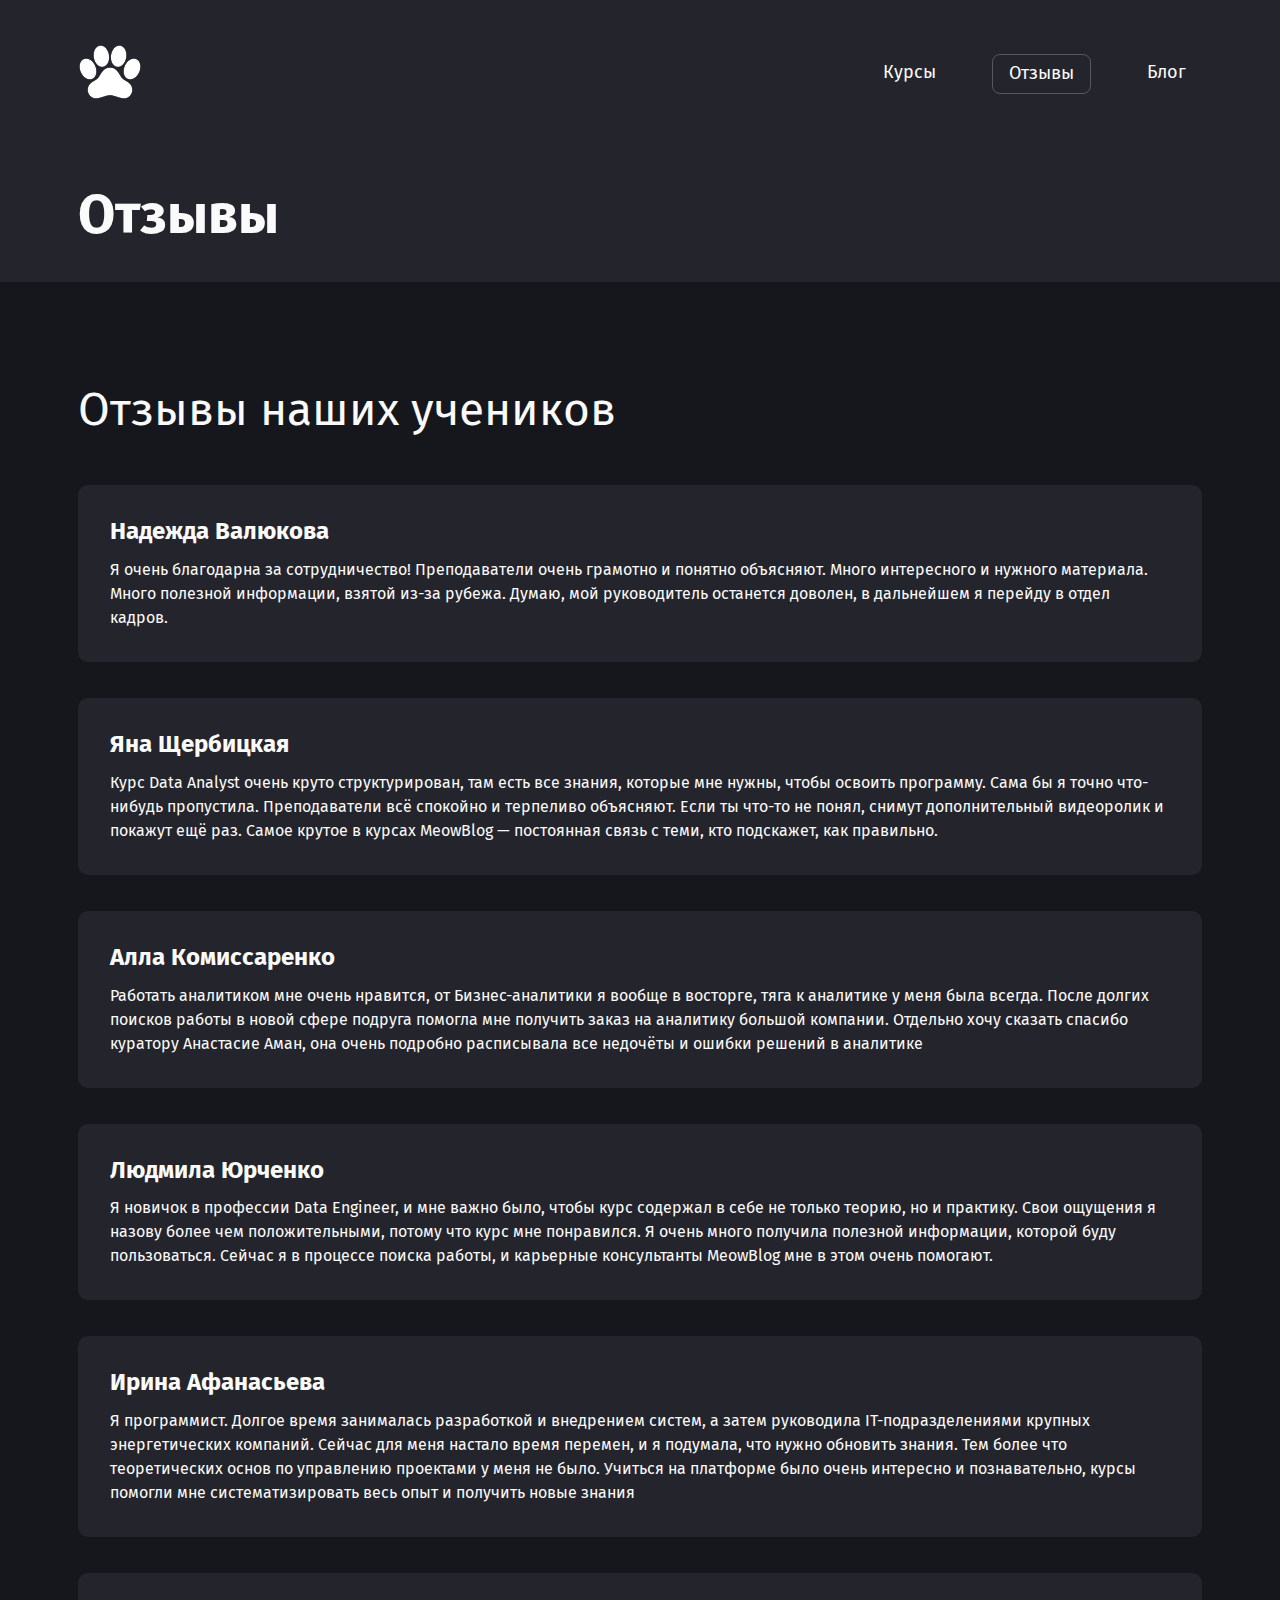
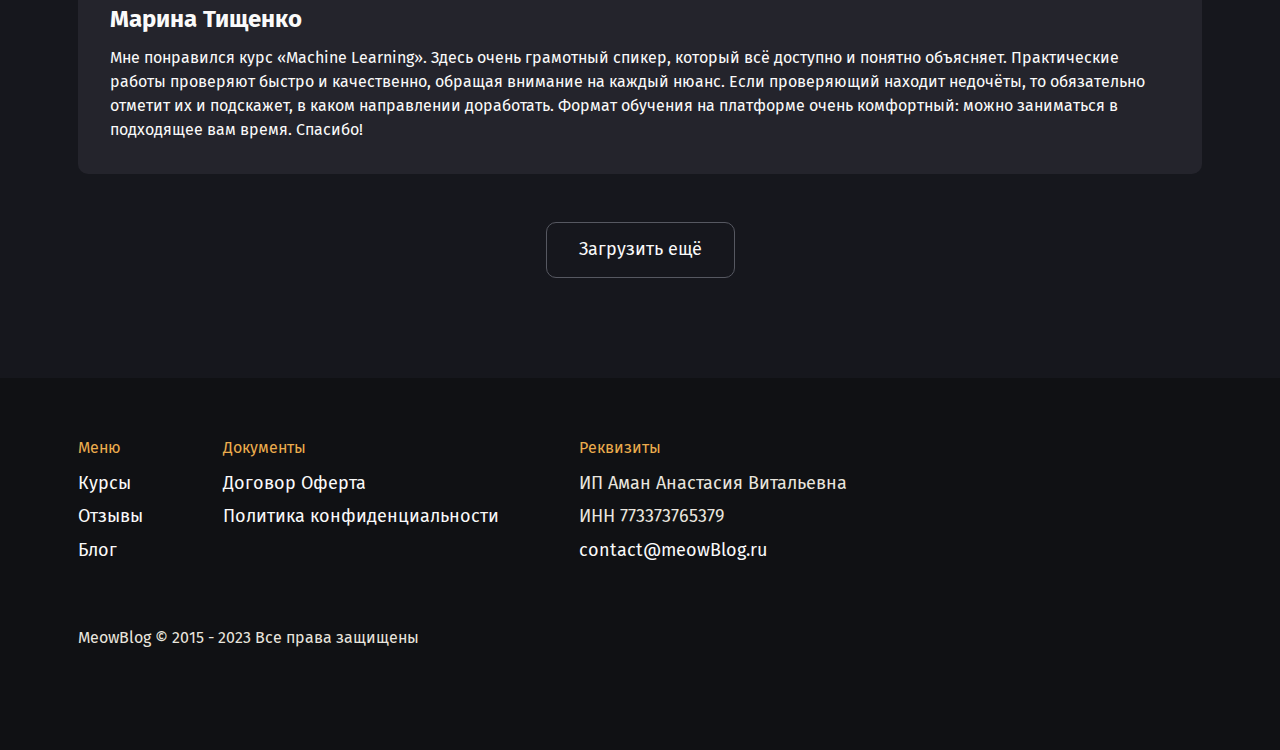
<file: проект/Meowblog/sites/Отзывы/otz.html>
<!DOCTYPE html> 

<html lang="en"> 

  <head>

    <meta charset="UTF-8" /> 
    <meta http-equiv="X-UA-Compatible" content="IE=edge" />
    <meta name="viewport" content="width=device-width, initial-scale=1.0" /> 
    <title>IT Академия Meowblog | Отзывы</title> 

    <link rel="apple-touch-icon" sizes="180x180" href="/images/icon/apple-touch-icon.png">
    <link rel="icon" type="image/png" sizes="32x32" href="/images/icon/favicon-32x32.png">
    <link rel="icon" type="image/png" sizes="16x16" href="/images/icon/favicon-16x16.png">
    <link rel="manifest" href="/site.webmanifest">
  
    <link rel="preconnect" href="https://fonts.googleapis.com" />
    <link rel="preconnect" href="https://fonts.gstatic.com" crossorigin /> 
    <link href="https://fonts.googleapis.com/css2?family=Fira+Sans:wght@400;700&display=swap" rel="stylesheet"/>

    <link rel="stylesheet" href="./styles/global.css" />
    <link rel="stylesheet" href="./styles/footer.css" />
    <link rel="stylesheet" href="./styles/header.css" />
    <link rel="stylesheet" href="./styles/components.css" />
    <link rel="stylesheet" href="./styles/page.css" />

  </head>

  <body>

    <header class="header">
      <div class="header__wrapper">
        <a href="#"
          ><img
            class="header__logo"
            src="./images/Logo.png"
            alt="Логотип MeowBlog"
        /></a>
        <nav>
          <ul class="menu">
            <li class="menu__item"><a href="../../index.html">Курсы</a></li>
            <li class="menu__item menu__item_active"><a href="#">Отзывы</a></li>
            <li class="menu__item"><a href="../Блог/blog.html">Блог</a></li>
          </ul>
        </nav>
      </div>
    </header>
    <section class="section section_light">
      <div class="hero">
        <div class="hero__left">
          <h1 class="hero__h1">
            Отзывы<br />
          </h1>
      </div>
    </section>
    <section class="section">
      <div class="section__wrapper">
        <div class="headling">
          <h2 class="headling__buttom">Отзывы наших учеников</h2>
        </div>
        <div class="post-wrapper">
          <article class="post card card_32">
            <div class="post__content">
              <h3 class="post__header">
                Надежда Валюкова
              </h3>
              <div class="post__description">
                Я очень благодарна за сотрудничество! 
                Преподаватели очень грамотно и понятно объясняют. 
                Много интересного и нужного материала. 
                Много полезной информации, взятой из-за рубежа.
                Думаю, мой руководитель останется доволен, в дальнейшем я перейду в отдел кадров.
              </div>
          </article>
          <article class="post card card_32">
            <div class="post__content">
              <h3 class="post__header">
                Яна Щербицкая
              </h3>
              <div class="post__description">
                Курс Data Analyst очень круто структурирован, там есть все знания, которые мне нужны, чтобы освоить программу. 
                Сама бы я точно что-нибудь пропустила. Преподаватели всё спокойно и терпеливо объясняют. 
                Если ты что-то не понял, снимут дополнительный видеоролик и покажут ещё раз.
                Самое крутое в курсах MeowBlog — постоянная связь с теми, кто подскажет, как правильно.
              </div>
            </div>
          </article>
          <article class="post card card_32">
            <div class="post__content">
              <h3 class="post__header">
                Алла Комиссаренко
              </h3>
              <div class="post__description">
                Работать аналитиком мне очень нравится, от Бизнес-аналитики я вообще в восторге, тяга к аналитике у меня была всегда. 
                После долгих поисков работы в новой сфере подруга помогла мне получить заказ на аналитику большой компании.
                Отдельно хочу сказать спасибо куратору Анастасие Аман, она очень подробно расписывала все недочёты и ошибки решений в аналитике
              </div>
            </div>
          </article>
          <article class="post card card_32">
            <div class="post__content">
              <h3 class="post__header">
                Людмила Юрченко
              </h3>
              <div class="post__description">
                Я новичок в профессии Data Engineer, и мне важно было, чтобы курс содержал в себе не только теорию, но и практику. 
                Свои ощущения я назову более чем положительными, потому что курс мне понравился. 
                Я очень много получила полезной информации, которой буду пользоваться. 
                Сейчас я в процессе поиска работы, и карьерные консультанты MeowBlog мне в этом очень помогают.
              </div>
            </div>
          </article>
          <article class="post card card_32">
            <div class="post__content">
              <h3 class="post__header">
                Ирина Афанасьева
              </h3>
              <div class="post__description">
                Я программист. Долгое время занималась разработкой и внедрением систем, а затем руководила IT-подразделениями крупных энергетических компаний. 
                Сейчас для меня настало время перемен, и я подумала, что нужно обновить знания. 
                Тем более что теоретических основ по управлению проектами у меня не было.
                Учиться на платформе было очень интересно и познавательно, курсы помогли мне систематизировать весь опыт и получить новые знания
              </div>
            </div>
          </article>
          <article class="post card card_32">
            <div class="post__content">
              <h3 class="post__header">
                Марина Тищенко
              </h3>
              <div class="post__description">
                Мне понравился курс «Machine Learning». Здесь очень грамотный спикер, который всё доступно и понятно объясняет.
                Практические работы проверяют быстро и качественно, обращая внимание на каждый нюанс. 
                Если проверяющий находит недочёты, то обязательно отметит их и подскажет, в каком направлении доработать.
                Формат обучения на платформе очень комфортный: можно заниматься в подходящее вам время. Спасибо!
              </div>
            </div>
          </article>
        </div>
        <div class="button-more">
          <a href="#" class="button button_ghost">Загрузить ещё</a>
        </div>
      </div>
    </section>

    <footer class="footer"> 

      <div class="footer__wrapper"> 

        <div class="footer__menu"> 
          <nav> 
            <div class="footer__menu-header">Меню</div> 
            <ul class="menu-small"> 
              <li class="menu-small__item"><a href="../../index.html">Курсы</a></li> 
              <li class="menu-small__item"><a href="./otz.html">Отзывы</a></li> 
              <li class="menu-small__item"><a href="../Блог/blog.html">Блог</a></li> 
            </ul>
          </nav>

        
          <div> 
            <div class="footer__menu-header">Документы</div> 
            <ul class="menu-small"> 
              <li class="menu-small__item"><a href="#">Договор Оферта</a></li>
              <li class="menu-small__item"><a href="#">Политика конфиденциальности</a></li> 
            </ul> 
          </div>

          <div> 
            <div class="footer__menu-header">Реквизиты</div>
            <ul class="menu-small">
              <li class="menu-small__item">ИП Аман Анастасия Витальевна</li> 
              <li class="menu-small__item">ИНН 773373765379</li>
              <li class="menu-small__item"><a href="mailto:contact@purpleschool.ru">contact@meowBlog.ru</a></li> 
            </ul> 
          </div> 
        </div> 
   
        <div class="footer__copywrite"> 
          MeowBlog © 2015 - 2023 Все права защищены
        </div> 

      </div> 
    </footer> 
  </body> 
</html>
</file>
<file: проект/Meowblog/sites/Отзывы/styles/global.css>
:root {
	--color-primary: #D98200;
	--color-primary-hover: #b17213;
	--color-secondary: #ebac4d;
	--color-text: #FAFAFA;
	--color-link-hover: #e9e5de;
	--color-bg: #16171D;
	--color-bg-medium: #24242c;
	--color-bg-light: #2c2c31;
	--color-stroke: #565861;
	--color-footer: #101114;

	--gradient: linear-gradient(93.33deg, #D77BE6 9.26%, #BE63E6 42.32%, #6C38CC 104.58%);
	
	--border-8: 8px;
	--border-10: 10px;
	--border-17: 17px;
	--layout-width: 1172px;
}

* {
	box-sizing: border-box;
}

html {
	-webkit-font-smoothing: antialiased;
	-moz-osx-font-smoothing: grayscale;
	text-rendering: optimizeLegibility;
}

body {
	background: var(--color-bg);
	margin: 0;
	font-family: 'Fira Sans', sans-serif;
	font-style: normal;
	font-weight: 400;
}

a {
	text-decoration: none;
}
</file>
<file: проект/Meowblog/sites/Отзывы/styles/footer.css>
.footer {
	background-color: var(--color-footer);
}

.footer__wrapper {
	max-width: var(--layout-width);
	margin: 0 auto;
	padding: 60px 24px 100px;
}

.footer__social {
	display: flex;
	justify-content: space-between;
	margin-bottom: 36px;
	gap: 24px;
}

.footer__menu {
	display: flex;
	gap: 24px 80px;
	margin-bottom: 48px;
}

.footer__menu-header {
	font-weight: 400;
	font-size: 16px;
	line-height: 120%;
	color: var(--color-secondary);
}

.menu-small {
	list-style: none;
	padding: 0;
}

.menu-small__item {
	font-weight: 400;
	font-size: 18px;
	line-height: 120%;
	color: var(--color-link-hover);
	margin-bottom: 12px;
}

.menu-small__item a {
	color: var(--color-text);
}

.menu-small__item a:hover {
	color: var(--color-link-hover);
}

.footer__copywrite {
	font-weight: 400;
	font-size: 16px;
	line-height: 150%;
	color: var(--color-link-hover);
}

@media (max-width: 860px) {
	.footer__menu {
		flex-direction: column;
		margin-bottom: 24px;
	}
}

@media (max-width: 640px) {
	.footer__social {
		flex-direction: column;
	}
}
</file>
<file: проект/Meowblog/sites/Отзывы/styles/header.css>
/* Header */

.header {
	background-color: var(--color-bg-medium);
}

.header__wrapper {
	max-width: var(--layout-width);
	margin: 0 auto;
	display: flex;
	justify-content: space-between;
	align-items: center;
	padding: 40px 24px;
}

.header__login {
	display: flex;
	gap: 8px;
	align-items: center;
	font-size: 18px;
	line-height: 120%;
	color: var(--color-text);	
	cursor: pointer;
}

.header__login:hover {
	color: var(--color-link-hover);
}

.header__mobile-menu-button {
	display: none;
	background: none;
	border: none;
	cursor: pointer;
}

@media (max-width: 960px) {
	.header__login {
		display: none;
	}

	.header__mobile-menu-button {
		display: block;
	}
}

@media (max-width: 640px) {
	.header__wrapper {
		padding: 30px 24px;
	}
}

@media (max-width: 480px) {
	.header__logo {
		max-width: 174px;
	}
}

/* Menu */

.menu {
	list-style: none;
	display: flex;
	gap: 40px;
	margin: 0;
}

.menu__item {
	padding: 8px 16px;
}

.menu__item a {
	cursor: pointer;
	font-size: 18px;
	line-height: 120%;
	color: var(--color-text);
}

.menu__item:hover a {
	color: var(--color-link-hover);
}

.menu__item_active {
	border: 1px solid var(--color-stroke);
	border-radius: var(--border-8);
}

@media (max-width: 960px) {
	.menu {
		display: none;
	}
}
</file>
<file: проект/Meowblog/sites/Отзывы/styles/components.css>
/* Section */

.section_light {
	background-color: var(--color-bg-medium);
}

.section__wrapper {
	max-width: var(--layout-width);
	margin: 0 auto;
	padding: 100px 24px;
}

/* Button */
.button {
	padding: 16px 32px;
	color: var(--color-text);
	background: none;
	border: none;
	font-weight: 400;
	font-size: 18px;
	line-height: 120%;
	border-radius: var(--border-10);
	cursor: pointer;
	display: inline-block;
	text-align: center;
}

.button_primary {
	background: var(--color-primary);
}

.button_primary:hover {
	background: var(--color-primary-hover);
}

.button_ghost {
	border: 1px solid var(--color-stroke);
}

.button_ghost:hover {
	background: var(--color-bg-light);
}

@media (max-width: 640px) {
	.button {
		padding: 12px 32px;
	}
}

/* Social */
.social-icons {
	display: flex;
	align-items: center;
	gap: 24px;
}

.social-icons__icon {
	border: 1px solid var(--color-stroke);
	border-radius: var(--border-8);
	text-decoration: none;
	padding: 11px;
	width: 48px;
	height: 48px;
}

.social-icons__icon:hover {
	background-color: var(--color-bg-medium);
}

/* Headling */

.headling {
	margin-bottom: 32px;
}

.headling__top {
	font-weight: 400;
	font-size: 18px;
	line-height: 120%;
	color: var(--color-secondary);
	margin-bottom: 8px;
}

.headling__buttom {
	font-weight: 400;
	font-size: 46px;
	line-height: 120%;
	color: var(--color-text);
	margin: 0 0 32px 0;
}

@media (max-width: 860px) {
	.headling__buttom {
		font-weight: 400;
		font-size: 34px;
		line-height: 120%;
	}
}


/* Paragraph */

.paragraph {
	font-weight: 400;
	font-size: 18px;
	line-height: 150%;
	color: var(--color-text);
	max-width: 787px;
}

.paragraph_32 {
	margin-bottom: 32px;
}

/* Card */

.card {
	background: var(--color-bg-medium);
	border-radius: var(--border-10);
}

.card_light {
	background: var(--color-bg-light);
}

.card_32 {
	padding: 32px;
}

.card_48x24 {
	padding: 48px 24px;
}

.card_24x32 {
	padding: 24px 32px;
}

/* post-wrapper */

.post-wrapper {
	margin-top: 48px;
	display: flex;
	flex-direction: column;
	gap: 36px;
	margin-bottom: 48px;
}

/* post */

.post {
	display: flex;
	justify-content: space-between;
	gap: 32px;
}

.post__button a {
	display: block;
}

.post__stats {
	display: flex;
	gap: 32px;
}

.post__stat {
	display: flex;
	align-items: center;
	gap: 4px;
	color: var(--color-link-hover);
	font-weight: 400;
	font-size: 16px;
	line-height: 120%;
}

.post__content {
	display: flex;
	flex-direction: column;
	gap: 12px;
}

.post__header {
	font-weight: 700;
	font-size: 24px;
	line-height: 120%;
	color: var(--color-text);
	margin: 0;
}

.post__description {
	font-weight: 400;
	font-size: 16px;
	line-height: 150%;
	color: var(--color-text);
}

@media (max-width: 860px) {
	.post {
		flex-direction: column;
	}

	.post__header {
		font-size: 21px;
	}
}

/* chip */

.chip {
	font-weight: 400;
	font-size: 18px;
	line-height: 120%;
	color: var(--color-text);
	padding: 8px 16px;
	border: 1px solid var(--color-stroke);
	border-radius: var(--border-10);
	background: none;
	cursor: pointer;
	white-space: nowrap;
}

.chip:hover {
	background: var(--color-bg-medium);
}

.chip_active {
	background: var(--color-primary);
	border: none;
}

.chip_active:hover {
	background: var(--color-primary-hover);
}

/* Course Card */

.course-card {
	background: var(--color-bg-medium);
	border-radius: var(--border-10);
	color: var(--color-text);
}

.course-card__tags {
	display: flex;
	gap: 12px;
}

.course-card__cover img {
	border-radius: var(--border-10) var(--border-10) 0 0;
	width: 100%;
}

.course-card__title {
	font-weight: 700;
	font-size: 24px;
	line-height: 120%;
	margin-bottom: 4px;
}

.course-card__author {
	font-weight: 400;
	font-size: 18px;
	line-height: 120%;
	color: var(--color-link-hover);
}

.course-card__body {
	padding: 24px;
	display: flex;
	gap: 16px;
	flex-direction: column;
}

.course-card__footer {
	background: var(--color-bg-light);
	display: grid;
	padding: 24px;
	grid-template-columns: 1fr auto;
	align-items: center;
	font-weight: 700;
	font-size: 22px;
	line-height: 120%;
	border-radius: 0 0 var(--border-10) var(--border-10);
}

/* Tag */
.tag {
	font-weight: 400;
	font-size: 16px;
	line-height: 120%;
	color: var(--color-text);
	border: 1px solid var(--color-stroke);
	border-radius: var(--border-17);
	padding: 6px 12px;
	display: flex;
	align-items: center;
	gap: 4px;
}
</file>
<file: проект/Meowblog/sites/Отзывы/styles/page.css>
.hero {
	max-width: var(--layout-width);
	margin: 0 auto;
	display: flex;
	justify-content: space-between;
	align-items: center;
	padding: 40px 24px;
}

.hero__left {
	display: flex;
	flex-direction: column;
	gap: 32px;
}

.hero__h1 {
	margin: 0;
	font-weight: 700;
	font-size: 54px;
	line-height: 100%;
	color: var(--color-text);
}

.hero__h1_gradient {
	background: var(--gradient);
	-webkit-background-clip: text;
	-webkit-text-fill-color: transparent;
	background-clip: text;
	text-fill-color: transparent;
}

.hero__cta {
	display: flex;
	gap: 32px;
}

.button-more {
	text-align: center;
}

.chip_wrapper {
	display: flex;
	gap: 24px;
	margin-bottom: 32px;
	overflow: scroll;
	margin-right: -24px;
	margin-left: -24px;
	padding-left: 24px;
	scrollbar-width: none;
}

.chip_wrapper::-webkit-scrollbar {
	display: none;
}

.courses_wrapper {
	display: grid;
	grid-template-columns: repeat(auto-fit, minmax(300px, 1fr));
	gap: 70px;
}

.trust-wrapper {
	display: grid;
	grid-template-columns: [start] repeat(3, 1fr) [end];
	gap: 0 75px;
}

.trust-wrapper__top {
	grid-column: start / end;
}

.trust-wrapper__stat {
	display: flex;
	flex-direction: column;
	gap: 16px;
	align-items: center;
	margin-bottom: 70px;
}

.trust-wrapper__num {
	font-weight: 700;
	font-size: 46px;
	line-height: 120%;

	background: var(--gradient);
	-webkit-background-clip: text;
	-webkit-text-fill-color: transparent;
	background-clip: text;
	text-fill-color: transparent
}

.trust-wrapper__desc {
	font-weight: 400;
	font-size: 18px;
	line-height: 120%;
	color: var(--color-text);
}

.trust-wrapper__h3 {
	grid-column: start / end;
	font-weight: 400;
	font-size: 36px;
	line-height: 120%;
	color: var(--color-text);
}

.trust-wrapper__rating {
	display: flex;
	gap: 24px;
	align-items: center;
	margin-bottom: 70px;
}

.trust-wrapper__rate {
	font-weight: 400;
	font-size: 54px;
	line-height: 120%;
	color: var(--color-text);
}

@media (max-width: 1200px) {
	.hero {
		flex-direction: column;
	}

	.hero__h1 {
		text-align: center;
	}
	
	.hero__cta {
		justify-content: center;
	}

	.trust-wrapper {
		grid-template-columns: [start] repeat(2, 1fr) [end];
	}
}

@media (max-width: 640px) {
	.hero__h1 {
		font-size: 30px;
		line-height: 120%;
	}
	
	.hero__right {
		width: 100%;
	}

	.hero {
		padding: 0 24px;
	}

	.trust-wrapper {
		grid-template-columns: [start] 1fr [end];
	}
}

@media (max-width: 480px) {
	.hero__cta {
		gap: 16px;
	}
}
</file>
